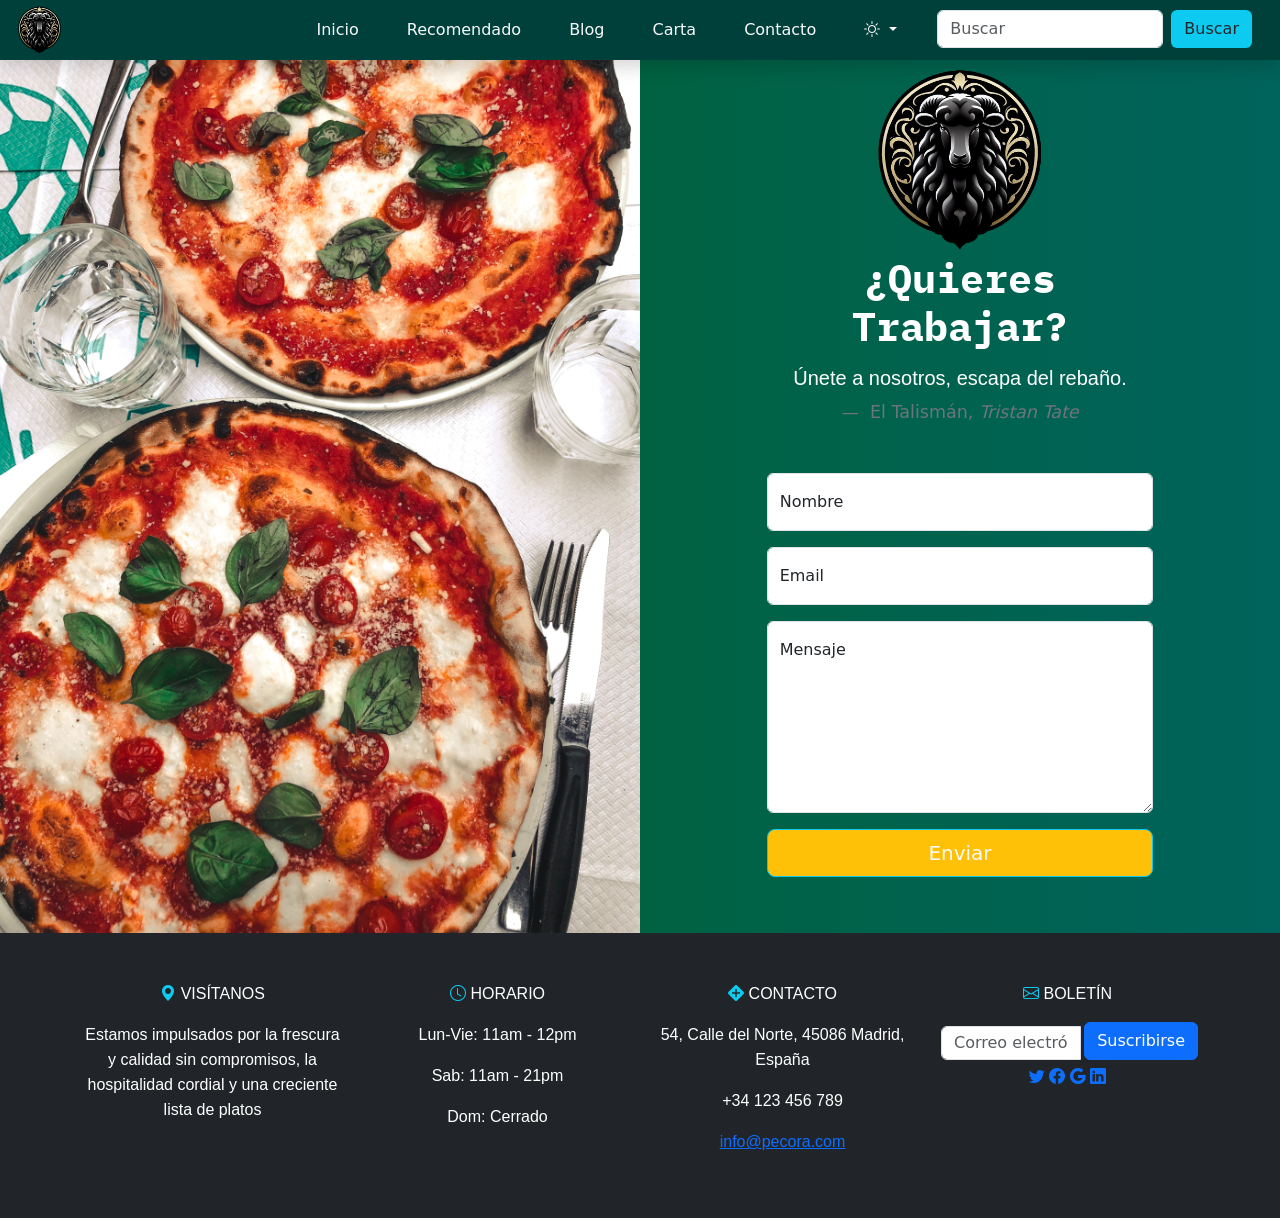
<file: pages/about.html>
<!DOCTYPE html>
<html lang="es">
	<head>
		<meta charset="UTF-8" />
		<meta name="viewport" content="width=device-width, initial-scale=1.0" />
		<title>Contacto La Pecora</title>
		<!-- Bootstrap icons-->
		<link
			rel="stylesheet"
			href="https://cdn.jsdelivr.net/npm/bootstrap-icons@1.11.1/font/bootstrap-icons.css" />
		<!-- Bootstrap CSS-->
		<link
			href="https://cdn.jsdelivr.net/npm/bootstrap@5.2.3/dist/css/bootstrap.min.css"
			rel="stylesheet"
			integrity="sha384-rbsA2VBKQhggwzxH7pPCaAqO46MgnOM80zW1RWuH61DGLwZJEdK2Kadq2F9CUG65"
			crossorigin="anonymous" />
		<!-- Bootstrap JS-->
		<script
			src="https://cdn.jsdelivr.net/npm/bootstrap@5.2.3/dist/js/bootstrap.bundle.min.js"
			integrity="sha384-kenU1KFdBIe4zVF0s0G1M5b4hcpxyD9F7jL+jjXkk+Q2h455rYXK/7HAuoJl+0I4"
			crossorigin="anonymous"></script>
		<link rel="stylesheet" href="/styles/custom.css" />
		<link
			rel="icon"
			href="../assets/designs/logotipo-pecora.png"
			type="image/x-icon" />
	</head>

	<body>
		<nav class="navbar fixed-top navbar-expand-lg navegacion shadow py-0">
			<div class="container-fluid">
				<a class="navbar-brand" href="/index.html">
					<img
						src="/assets/designs/logotipo-pecora.png"
						alt="logo"
						height="50px" />
				</a>

				<button
					class="navbar-toggler"
					type="button"
					data-bs-toggle="collapse"
					data-bs-target="#restaurant-navbar"
					aria-controls="restaurant-navbar"
					aria-expanded="false"
					aria-label="Toggle navigation">
					<span class="navbar-toggler-icon"></span>
				</button>

				<div
					class="collapse navbar-collapse justify-content-between"
					id="restaurant-navbar">
					<ul class="navbar-nav ms-auto">
						<li class="nav-item px-3">
							<a href="../index.html" class="nav-link text-light">Inicio</a>
						</li>
						<li class="nav-item px-3">
							<a
								href="../index.html#Recomendaciones"
								class="nav-link text-light"
								>Recomendado</a
							>
						</li>
						<li class="nav-item px-3">
							<a href="/pages/blog.html" class="nav-link text-light">Blog</a>
						</li>
						<li class="nav-item px-3">
							<a href="/pages/menu.html" class="nav-link text-light">Carta</a>
						</li>
						<li class="nav-item px-3">
							<a href="/pages/about.html" class="nav-link text-light"
								>Contacto</a
							>
						</li>
						<li class="nav-item dropdown px-3">
							<a
								class="nav-link dropdown-toggle text-white"
								href="#"
								id="navbarDropdown"
								role="button"
								data-bs-toggle="dropdown"
								aria-expanded="false">
								<i class="bi bi-brightness-high"></i>
							</a>
							<ul
								class="dropdown-menu dropdown-menu-sm"
								aria-labelledby="navbarDropdownMenu">
								<li>
									<a class="dropdown-item" href="#">
										<i class="bi bi-sun"></i> Modo Claro
									</a>
								</li>
								<li>
									<a class="dropdown-item" href="#">
										<i class="bi bi-moon"></i> Modo Oscuro
									</a>
								</li>
							</ul>
						</li>
						<li class="nav-item px-3">
							<form class="d-flex">
								<input
									class="form-control me-2"
									type="search"
									placeholder="Buscar"
									aria-label="Search" />
								<button class="btn bg-info" type="submit">Buscar</button>
							</form>
						</li>
					</ul>
				</div>
			</div>
		</nav>

		<div class="py-1"></div>

		<div class="container-fluid">
			<div class="row">
				<div class="d-none d-md-flex col-md-4 col-lg-6 bg-image"></div>
				<div class="col-md-8 col-lg-6">
					<div class="login d-flex align-items-center py-2">
						<div class="container">
							<div class="row">
								<div class="col-md-9 col-lg-8 mx-auto">
									<div class="container text-center mt-5">
										<img
											src="/assets/designs/logotipo-pecora.png"
											class="img-fluid"
											style="height: 190px" />
									</div>

									<div class="text-center mb-3">
										<h1 class="fw-bolder">¿Quieres Trabajar?</h1>
										<blockquote class="blockquote py-2">
											<p class="mb-0">Únete a nosotros, escapa del rebaño.</p>
											<footer class="blockquote-footer py-4">
												El Talismán,
												<cite title="Source Title">Tristan Tate</cite>
											</footer>
										</blockquote>
									</div>

									<form id="contactForm">
										<!-- nombre -->
										<div class="form-floating mb-3">
											<input
												class="form-control"
												id="name"
												type="text"
												placeholder="Nombre" />
											<label for="name" class="text-dark">Nombre</label>
										</div>

										<!-- Email -->
										<div class="form-floating mb-3">
											<input
												class="form-control"
												id="emailAddress"
												type="email"
												placeholder="Email" />
											<label for="emailAddress" class="text-dark">Email</label>
										</div>

										<!-- Mensaje -->
										<div class="form-floating mb-3">
											<textarea
												class="form-control"
												id="message"
												type="text"
												placeholder="Mensaje"
												style="height: 12rem"></textarea>
											<label for="message" class="text-dark">Mensaje</label>
										</div>

										<!-- Submit button -->
										<div class="d-grid mb-5">
											<button
												class="btn btn-warning btn-outline-info text-light btn-lg"
												id="submitButton"
												type="submit">
												Enviar
											</button>
										</div>
									</form>
									<!-- End of contact form -->
								</div>
							</div>
						</div>
					</div>
				</div>
			</div>
		</div>

		<!-- Footer-->
		<footer class="clearfix bg-dark">
			<div class="container text-center py-5">
				<div class="row">
					<div class="col-md-3 d-none d-md-block">
						<p><span class="bi bi-geo-alt-fill text-info"></span> VISÍTANOS</p>
						<p>
							Estamos impulsados por la frescura y calidad sin compromisos, la
							hospitalidad cordial y una creciente lista de platos
						</p>
					</div>
					<div class="col-md-3 d-none d-md-block">
						<p><span class="bi bi-clock text-info"></span> HORARIO</p>

						<p>Lun-Vie: 11am - 12pm</p>
						<p>Sab: 11am - 21pm</p>
						<p>Dom: Cerrado</p>
					</div>
					<div class="col-md-3">
						<p>
							<span class="bi bi-sign-intersection-fill text-info"></span>
							CONTACTO
						</p>
						<p>54, Calle del Norte, 45086 Madrid, España</p>
						<p>+34 123 456 789</p>
						<p><a href="mailto:mail@example.com">info@pecora.com</a></p>
					</div>
					<div class="col-md-3">
						<p><span class="bi bi-envelope text-info"></span> BOLETÍN</p>
						<div class="input-group">
							<input
								type="text"
								class="form-control m-1 py-1"
								placeholder="Correo electrónico..." />
							<span class="input-group-btn">
								<button class="btn btn-primary" type="button">
									Suscribirse
								</button>
							</span>
						</div>
						<p>
							<a
								class="bi bi-twitter footer-socialicon"
								target="_blank"
								href="https://twitter.com/"></a>
							<a
								class="bi bi-facebook footer-socialicon"
								target="_blank"
								href="https://www.facebook.com/"></a>
							<a
								class="bi bi-google footer-socialicon"
								target="_blank"
								href="https://www.google.com/"></a>
							<a
								class="bi bi-linkedin footer-socialicon"
								target="_blank"
								href="https://www.linkedin.com/"></a>
						</p>
					</div>
				</div>
			</div>
		</footer>
	</body>
</html>
</file>
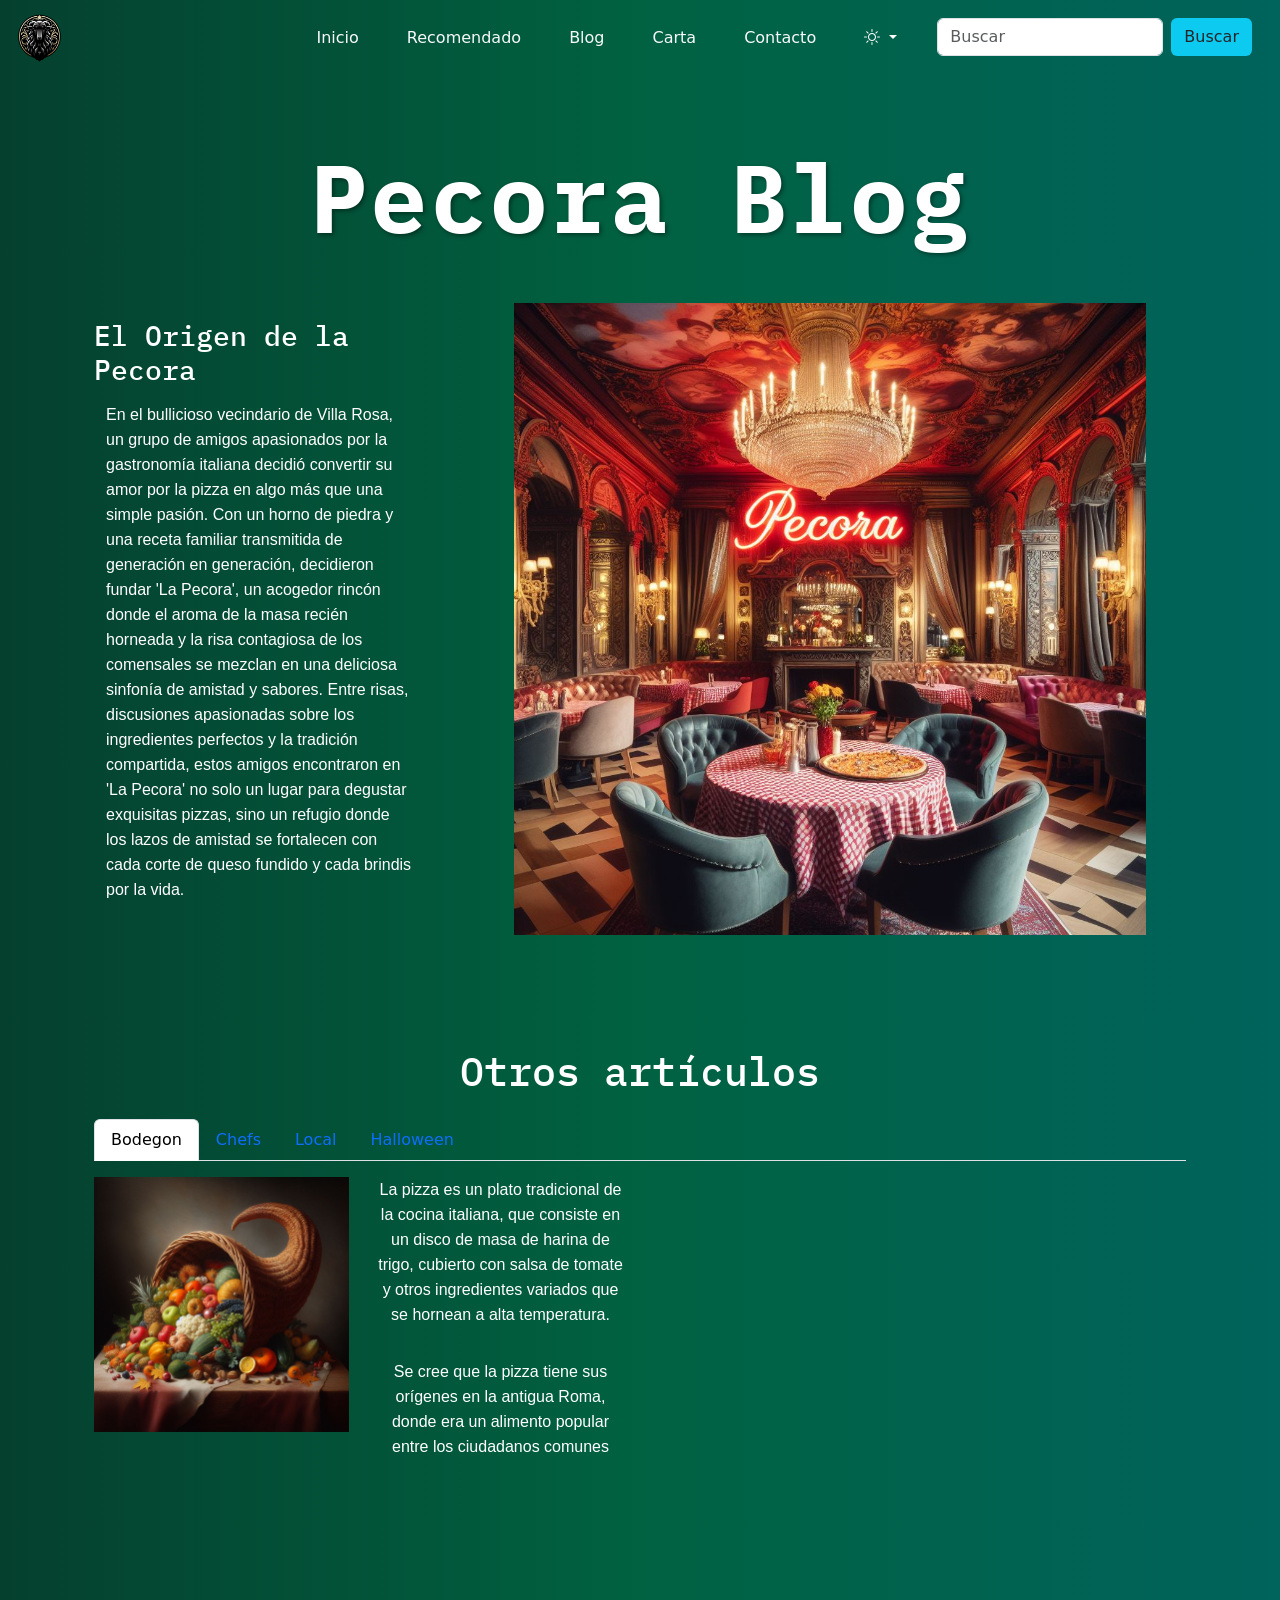
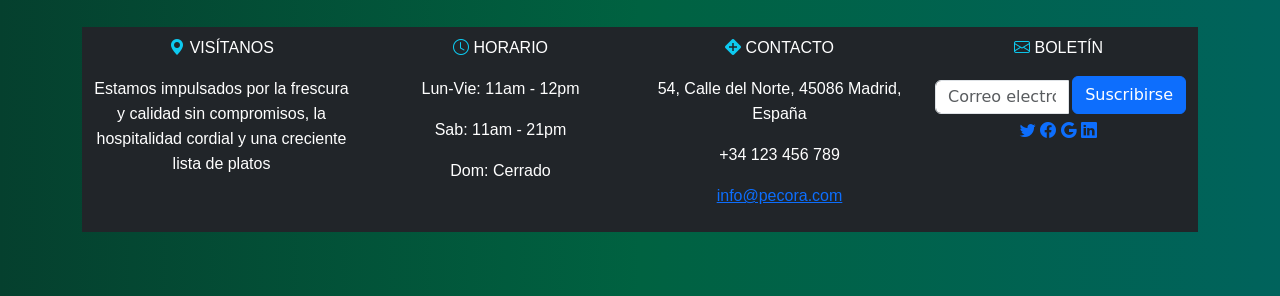
<file: pages/blog.html>
<!DOCTYPE html>
<html lang="es">
	<head>
		<meta charset="UTF-8" />
		<meta
			name="viewport"
			content="width=device-width, initial-scale=1, maximum-scale=1, user-scalable=no" />

		<title>Blog de La Pecora</title>
		<!-- Bootstrap icons-->
		<link
			rel="stylesheet"
			href="https://cdn.jsdelivr.net/npm/bootstrap-icons@1.11.1/font/bootstrap-icons.css" />
		<!-- Bootstrap CSS-->
		<link
			href="https://cdn.jsdelivr.net/npm/bootstrap@5.2.3/dist/css/bootstrap.min.css"
			rel="stylesheet"
			integrity="sha384-rbsA2VBKQhggwzxH7pPCaAqO46MgnOM80zW1RWuH61DGLwZJEdK2Kadq2F9CUG65"
			crossorigin="anonymous" />
		<!-- Bootstrap JS-->
		<script
			src="https://cdn.jsdelivr.net/npm/bootstrap@5.2.3/dist/js/bootstrap.bundle.min.js"
			integrity="sha384-kenU1KFdBIe4zVF0s0G1M5b4hcpxyD9F7jL+jjXkk+Q2h455rYXK/7HAuoJl+0I4"
			crossorigin="anonymous"></script>
		<script src="https://code.jquery.com/jquery-1.12.2.min.js"></script>
		<script src="https://stackpath.bootstrapcdn.com/bootstrap/5.1.3/js/bootstrap.min.js"></script>

		<link rel="stylesheet" href="/styles/custom.css" />
		<link
			rel="icon"
			href="../assets/designs/logotipo-pecora.png"
			type="image/x-icon" />
	</head>

	<body>
		<nav class="navbar navbar-expand-lg">
			<div class="container-fluid">
				<a class="navbar-brand" href="/index.html">
					<img
						src="/assets/designs/logotipo-pecora.png"
						alt="logo"
						height="50px" />
				</a>

				<button
					class="navbar-toggler"
					type="button"
					data-bs-toggle="collapse"
					data-bs-target="#restaurant-navbar"
					aria-controls="restaurant-navbar"
					aria-expanded="false"
					aria-label="Toggle navigation">
					<span class="navbar-toggler-icon"></span>
				</button>

				<div
					class="collapse navbar-collapse justify-content-between"
					id="restaurant-navbar">
					<ul class="navbar-nav ms-auto">
						<li class="nav-item px-3">
							<a href="../index.html" class="nav-link text-light">Inicio</a>
						</li>
						<li class="nav-item px-3">
							<a
								href="../index.html#Recomendaciones"
								class="nav-link text-light"
								>Recomendado</a
							>
						</li>
						<li class="nav-item px-3">
							<a href="/pages/blog.html" class="nav-link text-light">Blog</a>
						</li>
						<li class="nav-item px-3">
							<a href="/pages/menu.html" class="nav-link text-light">Carta</a>
						</li>
						<li class="nav-item px-3">
							<a href="/pages/about.html" class="nav-link text-light"
								>Contacto</a
							>
						</li>
						<li class="nav-item dropdown px-3">
							<a
								class="nav-link dropdown-toggle text-white"
								href="#"
								id="navbarDropdown"
								role="button"
								data-bs-toggle="dropdown"
								aria-expanded="false">
								<i class="bi bi-brightness-high"></i>
							</a>
							<ul
								class="dropdown-menu dropdown-menu-sm"
								aria-labelledby="navbarDropdownMenu">
								<li>
									<a class="dropdown-item" href="#">
										<i class="bi bi-sun"></i> Modo Claro
									</a>
								</li>
								<li>
									<a class="dropdown-item" href="#">
										<i class="bi bi-moon"></i> Modo Oscuro
									</a>
								</li>
							</ul>
						</li>
						<li class="nav-item px-3">
							<form class="d-flex">
								<input
									class="form-control me-2"
									type="search"
									placeholder="Buscar"
									aria-label="Search" />
								<button class="btn bg-info" type="submit">Buscar</button>
							</form>
						</li>
					</ul>
				</div>
			</div>
		</nav>

		<div class="container py-3 my-5">
			<!-- Principal -->
			<h1 class="my-3 fw-bold text-center texto-hero mb-5 mt-0">Pecora Blog</h1>

			<!--Row -->
			<div class="row">
				<div class="col-md-8 px-5">
					<img
						class="img-fluid mb-5 px-3"
						src="/assets/place/salon2.jpeg"
						alt="" />
				</div>

				<div class="col-md-4 order-md-first order-sm-last px-4">
					<h3 class="my-3">El Origen de la Pecora</h3>
					<p class="text-start container-fluid">
						En el bullicioso vecindario de Villa Rosa, un grupo de amigos
						apasionados por la gastronomía italiana decidió convertir su amor
						por la pizza en algo más que una simple pasión. Con un horno de
						piedra y una receta familiar transmitida de generación en
						generación, decidieron fundar 'La Pecora', un acogedor rincón donde
						el aroma de la masa recién horneada y la risa contagiosa de los
						comensales se mezclan en una deliciosa sinfonía de amistad y
						sabores. Entre risas, discusiones apasionadas sobre los ingredientes
						perfectos y la tradición compartida, estos amigos encontraron en 'La
						Pecora' no solo un lugar para degustar exquisitas pizzas, sino un
						refugio donde los lazos de amistad se fortalecen con cada corte de
						queso fundido y cada brindis por la vida.
					</p>
				</div>
			</div>
			<!-- Row -->

			<!-- Tabs Otros artículos -->

			<div class="container-fluid py-5 text-center mb-5">
				<h1 class="py-3">Otros artículos</h1>
				<ul class="nav nav-tabs" id="myTab" role="tablist">
					<li class="nav-item" role="presentation">
						<button
							class="nav-link active"
							id="home-tab"
							data-bs-toggle="tab"
							data-bs-target="#home"
							type="button"
							role="tab"
							aria-controls="home"
							aria-selected="true">
							Bodegon
						</button>
					</li>
					<li class="nav-item" role="presentation">
						<button
							class="nav-link"
							id="menu1-tab"
							data-bs-toggle="tab"
							data-bs-target="#menu1"
							type="button"
							role="tab"
							aria-controls="menu1"
							aria-selected="false">
							Chefs
						</button>
					</li>
					<li class="nav-item" role="presentation">
						<button
							class="nav-link"
							id="menu2-tab"
							data-bs-toggle="tab"
							data-bs-target="#menu2"
							type="button"
							role="tab"
							aria-controls="menu2"
							aria-selected="false">
							Local
						</button>
					</li>
					<li class="nav-item" role="presentation">
						<button
							class="nav-link"
							id="menu3-tab"
							data-bs-toggle="tab"
							data-bs-target="#menu3"
							type="button"
							role="tab"
							aria-controls="menu3"
							aria-selected="false">
							Halloween
						</button>
					</li>
				</ul>
				<div class="tab-content" id="myTabContent">
					<div
						class="tab-pane fade show active"
						id="home"
						role="tabpanel"
						aria-labelledby="home-tab">
						<div class="row">
							<div class="col-md-3 col-sm-6 mb-4">
								<a href="#">
									<img
										class="img-fluid py-3"
										src="/assets/place/bodegon.jpeg"
										alt="" />
								</a>
							</div>
							<div class="col-md-3 col-sm-6 mb-4 py-3">
								<div class="row d-flex flex-row">
									<div class="col-12 mb-3">
										<p>
											La pizza es un plato tradicional de la cocina italiana,
											que consiste en un disco de masa de harina de trigo,
											cubierto con salsa de tomate y otros ingredientes variados
											que se hornean a alta temperatura.
										</p>
									</div>
								</div>
								<div class="row d-flex flex-row">
									<div class="col-12 mb-3">
										<p>
											Se cree que la pizza tiene sus orígenes en la antigua
											Roma, donde era un alimento popular entre los ciudadanos
											comunes
										</p>
									</div>
								</div>
							</div>
						</div>
					</div>
					<div
						class="tab-pane fade"
						id="menu1"
						role="tabpanel"
						aria-labelledby="menu1-tab">
						<div class="row">
							<div class="col-md-3 col-sm-6 mb-4">
								<a href="#">
									<img
										class="img-fluid py-3"
										src="/assets/place/cheff2.jpeg"
										alt="" />
								</a>
							</div>
							<div class="col-md-3 col-sm-6 mb-4 py-3">
								<div class="row d-flex flex-row">
									<div class="col-12 mb-3">
										<p>
											La pizza es un plato tradicional de la cocina italiana,
											que consiste en un disco de masa de harina de trigo,
											cubierto con salsa de tomate y otros ingredientes variados
											que se hornean a alta temperatura.
										</p>
									</div>
								</div>
								<div class="row d-flex flex-row">
									<div class="col-12 mb-3">
										<p>
											Se cree que la pizza tiene sus orígenes en la antigua
											Roma, donde era un alimento popular entre los ciudadanos
											comunes.
										</p>
									</div>
								</div>
							</div>
						</div>
					</div>
					<div
						class="tab-pane fade"
						id="menu2"
						role="tabpanel"
						aria-labelledby="menu2-tab">
						<div class="row">
							<div class="col-md-3 col-sm-6 mb-4">
								<a href="#">
									<img
										class="img-fluid py-3"
										src="/assets/place/salon1.jpeg"
										alt="" />
								</a>
							</div>
							<div class="col-md-3 col-sm-6 mb-4 py-3">
								<div class="row d-flex flex-row">
									<div class="col-12 mb-3">
										<p>
											La pizza es un plato tradicional de la cocina italiana,
											que consiste en un disco de masa de harina de trigo,
											cubierto con salsa de tomate y otros ingredientes variados
											que se hornean a alta temperatura.
										</p>
									</div>
								</div>
								<div class="row d-flex flex-row">
									<div class="col-12 mb-3">
										<p>
											Se cree que la pizza tiene sus orígenes en la antigua
											Roma, donde era un alimento popular entre los ciudadanos
											comunes.
										</p>
									</div>
								</div>
							</div>
						</div>
					</div>
					<div
						class="tab-pane fade"
						id="menu3"
						role="tabpanel"
						aria-labelledby="menu3-tab">
						<div class="row">
							<div class="col-md-3 col-sm-6 mb-4">
								<a href="#">
									<img
										class="img-fluid py-3"
										src="/assets/place/halloween.jpeg"
										alt="" />
								</a>
							</div>
							<div class="col-md-3 col-sm-6 mb-4 py-3">
								<div class="row d-flex flex-row">
									<div class="col-12 mb-3">
										<p>
											La pizza es un plato tradicional de la cocina italiana,
											que consiste en un disco de masa de harina de trigo,
											cubierto con salsa de tomate y otros ingredientes variados
											que se hornean a alta temperatura.
										</p>
									</div>
								</div>
								<div class="row d-flex flex-row">
									<div class="col-12 mb-3">
										<p>
											Se cree que la pizza tiene sus orígenes en la antigua
											Roma, donde era un alimento popular entre los ciudadanos
											comunes.
										</p>
									</div>
								</div>
							</div>
						</div>
					</div>
				</div>
			</div>

			<!-- Row Otros artículos -->

			<!-- Footer-->
			<footer class="clearfix bg-dark">
				<div class="container text-center py-2">
					<div class="row">
						<div class="col-md-3 d-none d-md-block">
							<p>
								<span class="bi bi-geo-alt-fill text-info"></span> VISÍTANOS
							</p>
							<p>
								Estamos impulsados por la frescura y calidad sin compromisos, la
								hospitalidad cordial y una creciente lista de platos
							</p>
						</div>
						<div class="col-md-3 d-none d-md-block">
							<p><span class="bi bi-clock text-info"></span> HORARIO</p>

							<p>Lun-Vie: 11am - 12pm</p>
							<p>Sab: 11am - 21pm</p>
							<p>Dom: Cerrado</p>
						</div>
						<div class="col-md-3">
							<p>
								<span class="bi bi-sign-intersection-fill text-info"></span>
								CONTACTO
							</p>
							<p>54, Calle del Norte, 45086 Madrid, España</p>
							<p>+34 123 456 789</p>
							<p><a href="mailto:mail@example.com">info@pecora.com</a></p>
						</div>
						<div class="col-md-3">
							<p><span class="bi bi-envelope text-info"></span> BOLETÍN</p>
							<div class="input-group">
								<input
									type="text"
									class="form-control m-1 py-1"
									placeholder="Correo electrónico..." />
								<span class="input-group-btn">
									<button class="btn btn-primary" type="button">
										Suscribirse
									</button>
								</span>
							</div>
							<p>
								<a
									class="bi bi-twitter footer-socialicon"
									target="_blank"
									href="https://twitter.com/"></a>
								<a
									class="bi bi-facebook footer-socialicon"
									target="_blank"
									href="https://www.facebook.com/"></a>
								<a
									class="bi bi-google footer-socialicon"
									target="_blank"
									href="https://www.google.com/"></a>
								<a
									class="bi bi-linkedin footer-socialicon"
									target="_blank"
									href="https://www.linkedin.com/"></a>
							</p>
						</div>
					</div>
				</div>
			</footer>
		</div>
	</body>
</html>
</file>
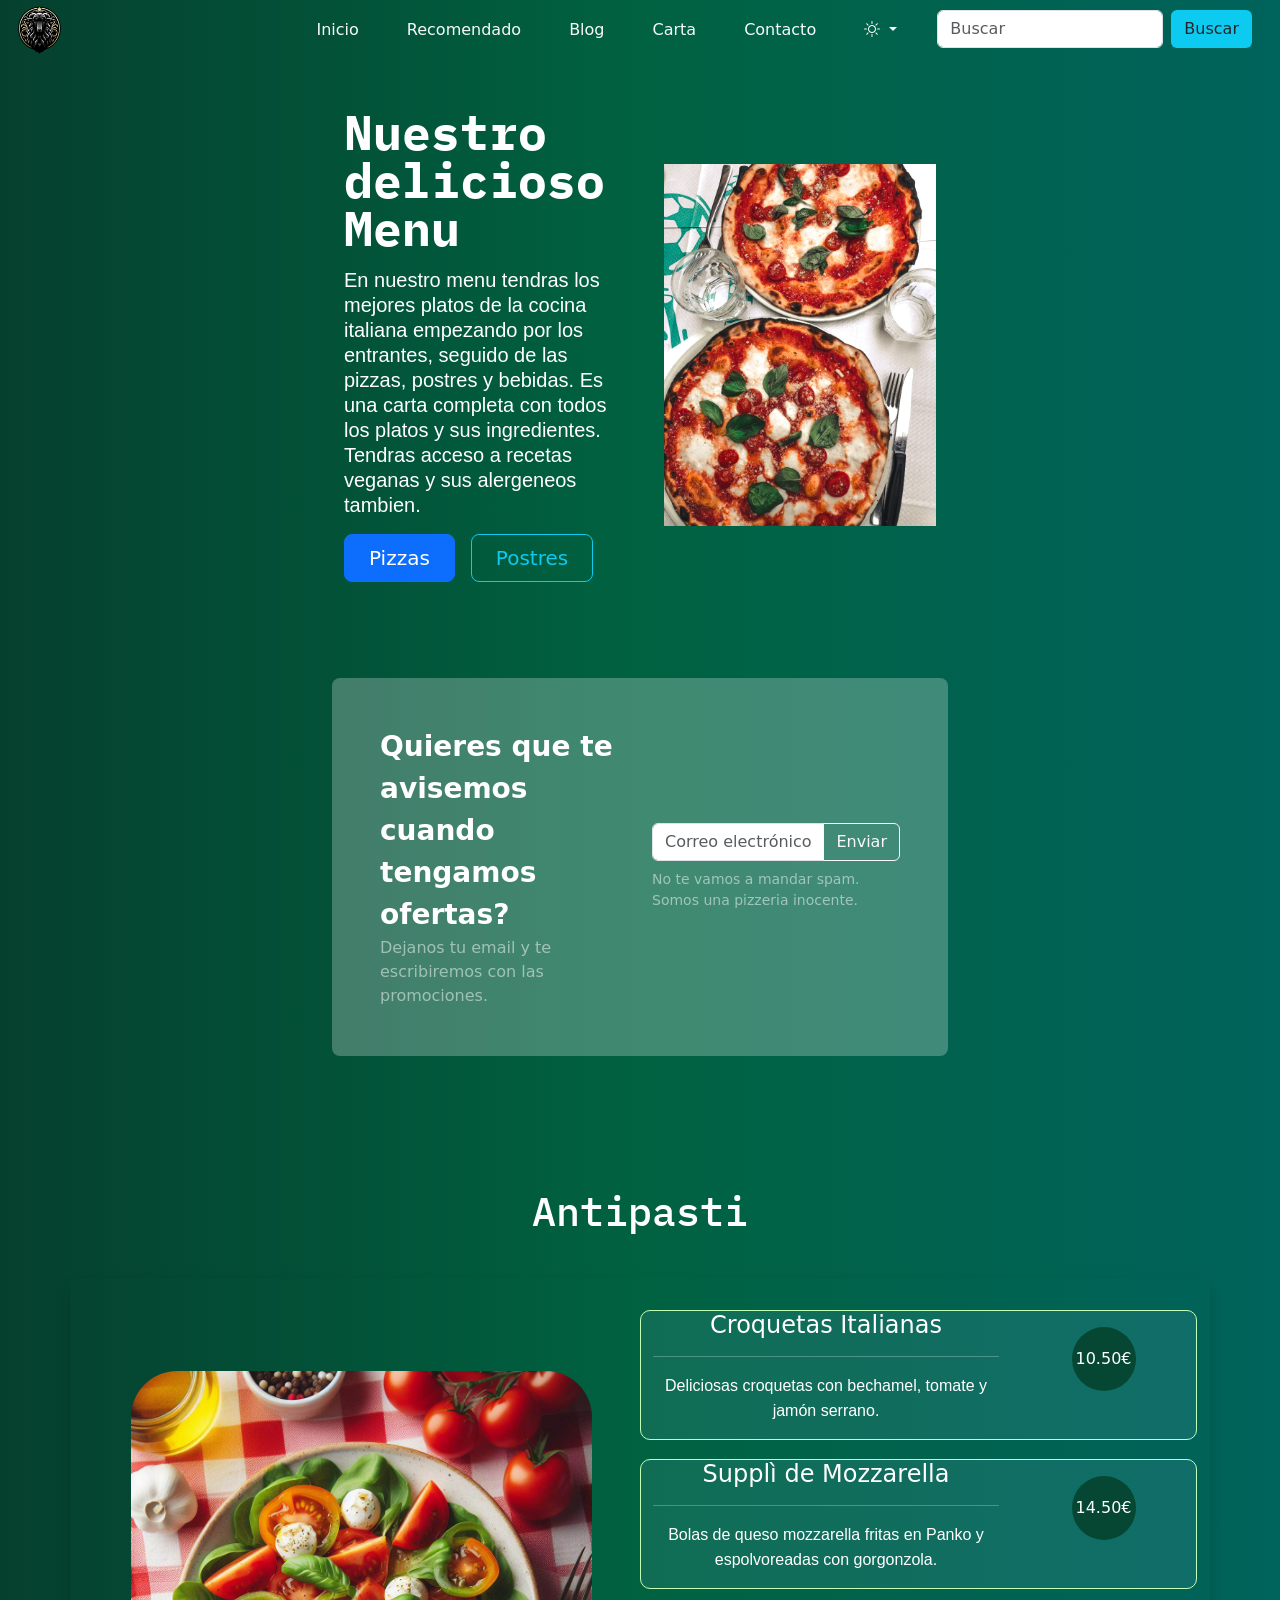
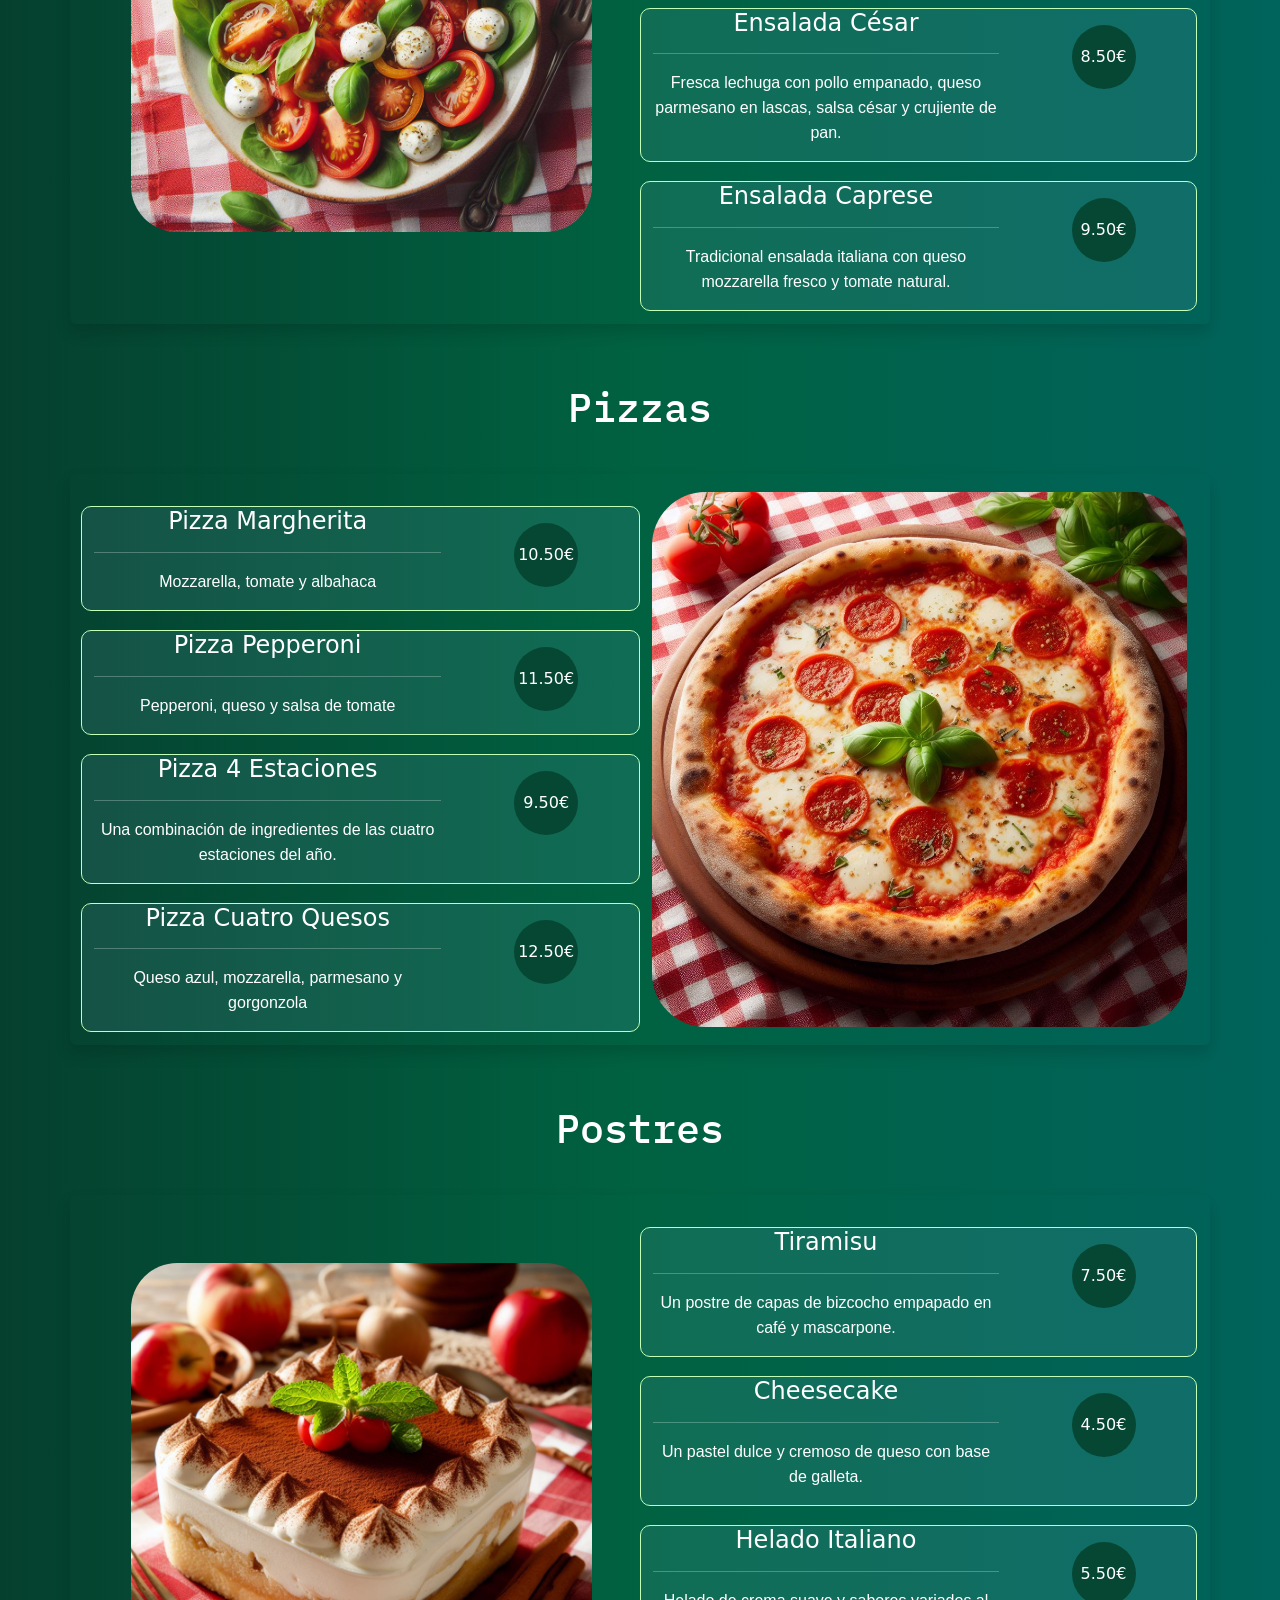
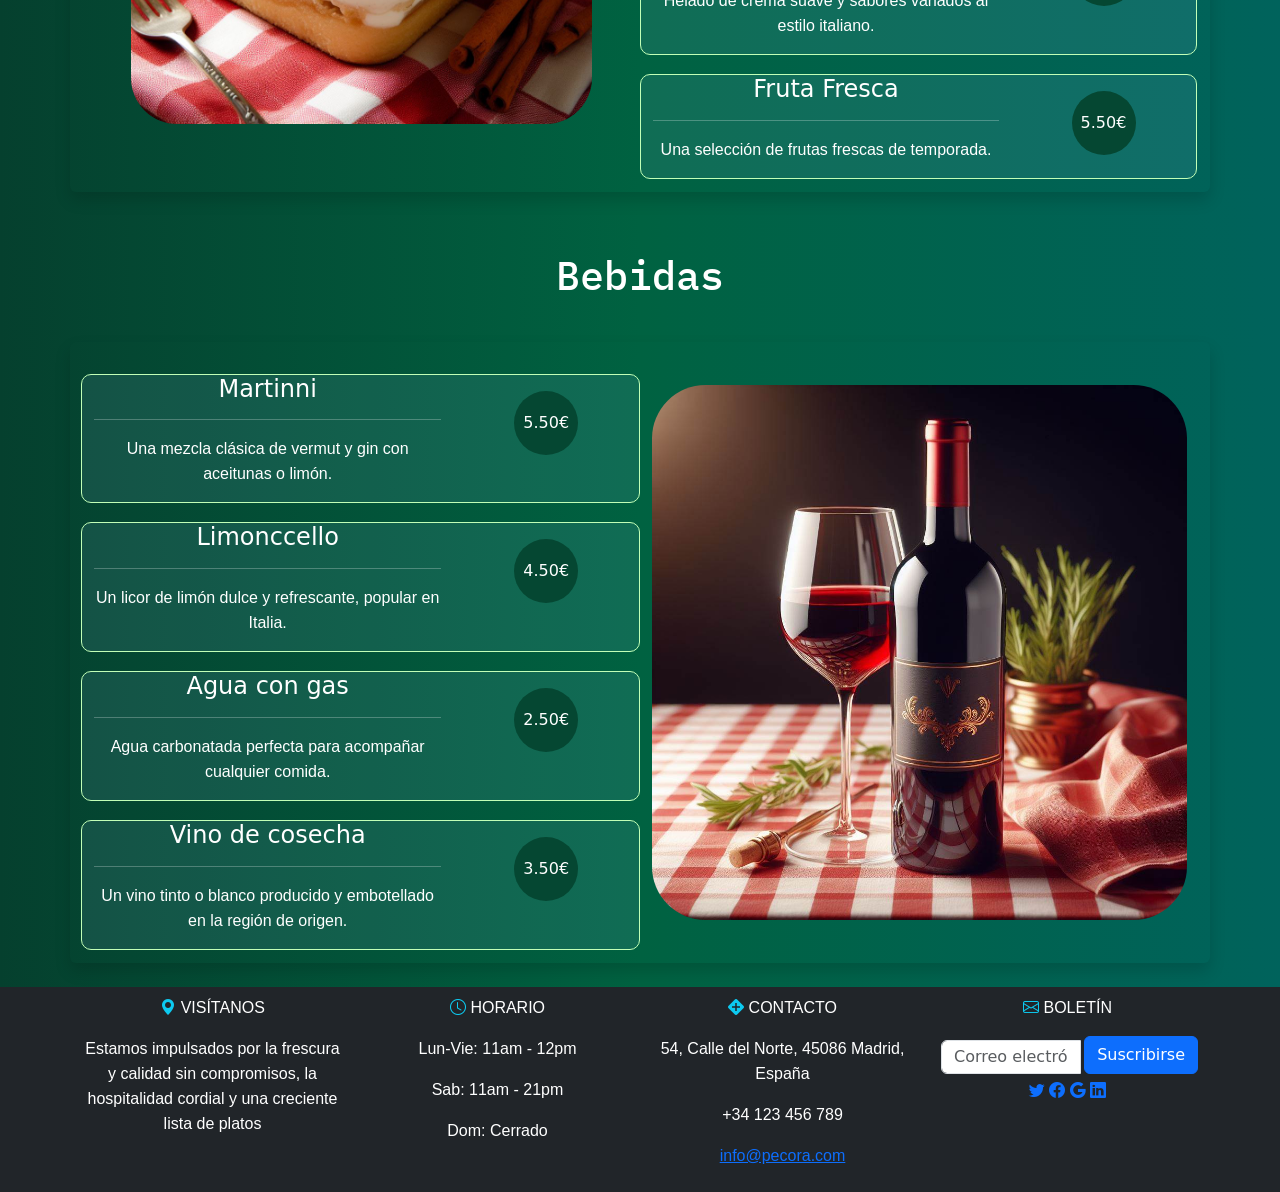
<file: pages/menu.html>
<!DOCTYPE html>
<html lang="es">
	<head>
		<meta charset="UTF-8" />
		<meta
			name="viewport"
			content="width=device-width, initial-scale=1, maximum-scale=1, user-scalable=no" />

		<title>Menú de La Pecora</title>
		<!-- Bootstrap icons-->
		<link
			rel="stylesheet"
			href="https://cdn.jsdelivr.net/npm/bootstrap-icons@1.11.1/font/bootstrap-icons.css" />
		<!-- Bootstrap CSS-->
		<link
			href="https://cdn.jsdelivr.net/npm/bootstrap@5.2.3/dist/css/bootstrap.min.css"
			rel="stylesheet"
			integrity="sha384-rbsA2VBKQhggwzxH7pPCaAqO46MgnOM80zW1RWuH61DGLwZJEdK2Kadq2F9CUG65"
			crossorigin="anonymous" />
		<!-- Bootstrap JS-->
		<script
			src="https://cdn.jsdelivr.net/npm/bootstrap@5.2.3/dist/js/bootstrap.bundle.min.js"
			integrity="sha384-kenU1KFdBIe4zVF0s0G1M5b4hcpxyD9F7jL+jjXkk+Q2h455rYXK/7HAuoJl+0I4"
			crossorigin="anonymous"></script>
		<link rel="stylesheet" href="/styles/custom.css" />
		<link
			rel="icon"
			href="../assets/designs/logotipo-pecora.png"
			type="image/x-icon" />
	</head>

	<body>
		<nav class="navbar navbar-expand-lg bg-transparent py-0">
			<div class="container-fluid">
				<a class="navbar-brand" href="/index.html">
					<img
						src="/assets/designs/logotipo-pecora.png"
						alt="logo"
						height="50px" />
				</a>

				<button
					class="navbar-toggler"
					type="button"
					data-bs-toggle="collapse"
					data-bs-target="#restaurant-navbar"
					aria-controls="restaurant-navbar"
					aria-expanded="false"
					aria-label="Toggle navigation">
					<span class="navbar-toggler-icon"></span>
				</button>

				<div
					class="collapse navbar-collapse justify-content-between"
					id="restaurant-navbar">
					<ul class="navbar-nav ms-auto">
						<li class="nav-item px-3">
							<a href="../index.html" class="nav-link text-light">Inicio</a>
						</li>
						<li class="nav-item px-3">
							<a
								href="../index.html#Recomendaciones"
								class="nav-link text-light"
								>Recomendado</a
							>
						</li>
						<li class="nav-item px-3">
							<a href="/pages/blog.html" class="nav-link text-light">Blog</a>
						</li>
						<li class="nav-item px-3">
							<a href="/pages/menu.html" class="nav-link text-light">Carta</a>
						</li>
						<li class="nav-item px-3">
							<a href="/pages/about.html" class="nav-link text-light"
								>Contacto</a
							>
						</li>
						<li class="nav-item dropdown px-3">
							<a
								class="nav-link dropdown-toggle text-white"
								href="#"
								id="navbarDropdown"
								role="button"
								data-bs-toggle="dropdown"
								aria-expanded="false">
								<i class="bi bi-brightness-high"></i>
							</a>
							<ul
								class="dropdown-menu dropdown-menu-sm"
								aria-labelledby="navbarDropdownMenu">
								<li>
									<a class="dropdown-item" href="#">
										<i class="bi bi-sun"></i> Modo Claro
									</a>
								</li>
								<li>
									<a class="dropdown-item" href="#">
										<i class="bi bi-moon"></i> Modo Oscuro
									</a>
								</li>
							</ul>
						</li>
						<li class="nav-item px-3">
							<form class="d-flex">
								<input
									class="form-control me-2"
									type="search"
									placeholder="Buscar"
									aria-label="Search" />
								<button class="btn bg-info" type="submit">Buscar</button>
							</form>
						</li>
					</ul>
				</div>
			</div>
		</nav>

		<div
			class="col-12 col-sm-10 col-md-8 col-lg-6 col-xl-6 col-xxl-8 mx-auto px-4 overflow-hidden">
			<div class="row flex-lg-row-reverse align-items-center g-5 py-5">
				<div class="col-10 col-sm-8 col-lg-6">
					<img
						src="/assets/stock/vertical-pizzas.jpg"
						class="d-block mx-lg-auto img-fluid" />
				</div>
				<div class="col-lg-6">
					<h1 class="display-5 fw-bold lh-1 mb-3">Nuestro delicioso Menu</h1>
					<p class="lead">
						En nuestro menu tendras los mejores platos de la cocina italiana
						empezando por los entrantes, seguido de las pizzas, postres y
						bebidas. Es una carta completa con todos los platos y sus
						ingredientes. Tendras acceso a recetas veganas y sus alergeneos
						tambien.
					</p>
					<div class="d-grid gap-2 d-md-flex justify-content-md-start">
						<a href="#pizzas" class="btn btn-primary btn-lg px-4 me-md-2"
							>Pizzas</a
						>
						<a href="#postres" class="btn btn-outline-info btn-lg px-4"
							>Postres</a
						>
					</div>
				</div>
				<div class="container py-5 d-none d-sm-block">
					<aside class="bg-opacity-25 bg-body rounded-3 p-4 p-sm-5 mt-5">
						<div
							class="d-flex align-items-center justify-content-between flex-column flex-xl-row text-center text-xl-start">
							<div class="mb-4 mb-xl-0 w-100">
								<div class="fs-3 fw-bold text-white">
									Quieres que te avisemos cuando tengamos ofertas?
								</div>
								<div class="text-white-50">
									Dejanos tu email y te escribiremos con las promociones.
								</div>
							</div>
							<div class="ms-xl-4 w-100">
								<div class="input-group mb-2">
									<input
										class="form-control w-90"
										type="text"
										placeholder="Correo electrónico..." />
									<button
										class="btn btn-outline-light"
										id="button-newsletter"
										type="button">
										Enviar
									</button>
								</div>
								<div class="small text-white-50">
									No te vamos a mandar spam. Somos una pizzeria inocente.
								</div>
							</div>
						</div>
					</aside>
				</div>
			</div>
		</div>
		<br />

		<!-- Menu -->
		<div class="container-menu style_featured" id="menu">
			<div class="container">
				<div class="page-header" id="entrantes">
					<h1 class="text-center text-white">Antipasti</h1>
					<br />
				</div>
				<div
					class="row align-items-center style_menu_item shadow rounded-2 border-3">
					<div class="col-md-6 text-center px-5">
						<img
							src="/assets/entrantes/ensalada.jpeg"
							style="border-radius: 10%"
							class="img-fluid"
							alt="Antipasti Image" />
						<br />
					</div>
					<div class="col-md-6">
						<div class="row menu-dish">
							<div class="col-8">
								<h4>Croquetas Italianas</h4>
								<hr />
								<p>
									Deliciosas croquetas con bechamel, tomate y jamón serrano.
								</p>
							</div>
							<div class="col-4 menu-price py-3">
								<span class="price-circle text-center">10.50€</span>
							</div>
						</div>
						<div class="row menu-dish">
							<div class="col-8">
								<h4>Supplì de Mozzarella</h4>
								<hr />
								<p>
									Bolas de queso mozzarella fritas en Panko y espolvoreadas con
									gorgonzola.
								</p>
							</div>
							<div class="col-4 menu-price py-3">
								<span class="price-circle text-center">14.50€</span>
							</div>
						</div>
						<div class="row menu-dish">
							<div class="col-8">
								<h4>Ensalada César</h4>
								<hr />
								<p>
									Fresca lechuga con pollo empanado, queso parmesano en lascas,
									salsa césar y crujiente de pan.
								</p>
							</div>
							<div class="col-4 menu-price py-3">
								<span class="price-circle text-center">8.50€</span>
							</div>
						</div>
						<div class="row menu-dish">
							<div class="col-8">
								<h4>Ensalada Caprese</h4>
								<hr />
								<p>
									Tradicional ensalada italiana con queso mozzarella fresco y
									tomate natural.
								</p>
							</div>
							<div class="col-4 menu-price py-3">
								<span class="price-circle text-center">9.50€</span>
							</div>
						</div>
					</div>
				</div>
			</div>

			<!-- Nuevo elemento del menu -->

			<br /><br />
			<div class="container">
				<div class="page-header" id="pizzas">
					<h1 class="text-center text-white">Pizzas</h1>
					<br />
				</div>
				<div
					class="row align-items-center px-2 style_menu_item shadow rounded-2 border-3">
					<div class="col-md-6 order-md-last text-center">
						<img
							src="/assets/pizzas/piza-fake.jpeg"
							style="border-radius: 10%"
							class="img-fluid"
							alt="Pizza Image" />
						<br />
					</div>
					<div class="col-md-6 order-md-first">
						<div class="row menu-dish">
							<div class="col-8">
								<h4>Pizza Margherita</h4>
								<hr />
								<p>Mozzarella, tomate y albahaca</p>
							</div>
							<div class="col-4 menu-price py-3">
								<span class="price-circle text-center">10.50€</span>
							</div>
						</div>
						<div class="row menu-dish">
							<div class="col-8">
								<h4>Pizza Pepperoni</h4>
								<hr />
								<p>Pepperoni, queso y salsa de tomate</p>
							</div>
							<div class="col-4 menu-price py-3">
								<span class="price-circle text-center">11.50€</span>
							</div>
						</div>
						<div class="row menu-dish">
							<div class="col-8">
								<h4>Pizza 4 Estaciones</h4>
								<hr />
								<p>
									Una combinación de ingredientes de las cuatro estaciones del
									año.
								</p>
							</div>
							<div class="col-4 menu-price py-3">
								<span class="price-circle text-center">9.50€</span>
							</div>
						</div>
						<div class="row menu-dish">
							<div class="col-8">
								<h4>Pizza Cuatro Quesos</h4>
								<hr />
								<p>Queso azul, mozzarella, parmesano y gorgonzola</p>
							</div>
							<div class="col-4 menu-price py-3">
								<span class="price-circle text-center">12.50€</span>
							</div>
						</div>
					</div>
				</div>
			</div>

			<br />

			<!-- Nuevo elemento del menu -->

			<div class="container">
				<div class="page-header" id="postres">
					<br />
					<h1 class="text-center text-white">Postres</h1>
					<br />
				</div>
				<div
					class="row align-items-center style_menu_item shadow rounded-2 border-3">
					<div class="col-md-6 text-center px-5">
						<img
							src="/assets/postres/tiramisu3.jpeg"
							style="border-radius: 10%"
							class="img-fluid"
							alt="Tiramisu Image" />
						<br />
					</div>
					<div class="col-md-6">
						<div class="row menu-dish">
							<div class="col-8">
								<h4>Tiramisu</h4>
								<hr />
								<p>
									Un postre de capas de bizcocho empapado en café y mascarpone.
								</p>
							</div>
							<div class="col-4 menu-price py-3">
								<span class="price-circle text-center">7.50€</span>
							</div>
						</div>
						<div class="row menu-dish">
							<div class="col-8">
								<h4>Cheesecake</h4>
								<hr />
								<p>Un pastel dulce y cremoso de queso con base de galleta.</p>
							</div>
							<div class="col-4 menu-price py-3">
								<span class="price-circle text-center">4.50€</span>
							</div>
						</div>
						<div class="row menu-dish">
							<div class="col-8">
								<h4>Helado Italiano</h4>
								<hr />
								<p>
									Helado de crema suave y sabores variados al estilo italiano.
								</p>
							</div>
							<div class="col-4 menu-price py-3">
								<span class="price-circle text-center">5.50€</span>
							</div>
						</div>
						<div class="row menu-dish">
							<div class="col-8">
								<h4>Fruta Fresca</h4>
								<hr />
								<p>Una selección de frutas frescas de temporada.</p>
							</div>
							<div class="col-4 menu-price py-3">
								<span class="price-circle text-center">5.50€</span>
							</div>
						</div>
					</div>
				</div>
			</div>

			<!-- Nuevo elemento del menu -->

			<br /><br />
			<div class="container">
				<div class="page-header" id="bebidas">
					<h1 class="text-center text-white">Bebidas</h1>
					<br />
				</div>
				<div
					class="row align-items-center px-2 style_menu_item shadow rounded-2 border-3">
					<div class="col-md-6 order-md-last text-center">
						<img
							src="/assets/entrantes/vino-italiano.jpeg"
							style="border-radius: 10%"
							class="img-fluid"
							alt="Bebidas Image" />
						<br />
					</div>
					<div class="col-md-6 order-md-first">
						<div class="row menu-dish">
							<div class="col-8">
								<h4>Martinni</h4>
								<hr />
								<p>Una mezcla clásica de vermut y gin con aceitunas o limón.</p>
							</div>
							<div class="col-4 menu-price py-3">
								<span class="price-circle text-center">5.50€</span>
							</div>
						</div>
						<div class="row menu-dish">
							<div class="col-8">
								<h4>Limonccello</h4>
								<hr />
								<p>Un licor de limón dulce y refrescante, popular en Italia.</p>
							</div>
							<div class="col-4 menu-price py-3">
								<span class="price-circle text-center">4.50€</span>
							</div>
						</div>
						<div class="row menu-dish">
							<div class="col-8">
								<h4>Agua con gas</h4>
								<hr />
								<p>
									Agua carbonatada perfecta para acompañar cualquier comida.
								</p>
							</div>
							<div class="col-4 menu-price py-3">
								<span class="price-circle text-center">2.50€</span>
							</div>
						</div>
						<div class="row menu-dish">
							<div class="col-8">
								<h4>Vino de cosecha</h4>
								<hr />
								<p>
									Un vino tinto o blanco producido y embotellado en la región de
									origen.
								</p>
							</div>
							<div class="col-4 menu-price py-3">
								<span class="price-circle text-center">3.50€</span>
							</div>
						</div>
					</div>
				</div>
			</div>

			<br />
		</div>

		<!-- Footer-->
		<footer class="clearfix bg-dark">
			<div class="container text-center py-2">
				<div class="row">
					<div class="col-md-3 d-none d-md-block">
						<p><span class="bi bi-geo-alt-fill text-info"></span> VISÍTANOS</p>
						<p>
							Estamos impulsados por la frescura y calidad sin compromisos, la
							hospitalidad cordial y una creciente lista de platos
						</p>
					</div>
					<div class="col-md-3 d-none d-md-block">
						<p><span class="bi bi-clock text-info"></span> HORARIO</p>

						<p>Lun-Vie: 11am - 12pm</p>
						<p>Sab: 11am - 21pm</p>
						<p>Dom: Cerrado</p>
					</div>
					<div class="col-md-3">
						<p>
							<span class="bi bi-sign-intersection-fill text-info"></span>
							CONTACTO
						</p>
						<p>54, Calle del Norte, 45086 Madrid, España</p>
						<p>+34 123 456 789</p>
						<p><a href="mailto:mail@example.com">info@pecora.com</a></p>
					</div>
					<div class="col-md-3">
						<p><span class="bi bi-envelope text-info"></span> BOLETÍN</p>
						<div class="input-group">
							<input
								type="text"
								class="form-control m-1 py-1"
								placeholder="Correo electrónico..." />
							<span class="input-group-btn">
								<button class="btn btn-primary" type="button">
									Suscribirse
								</button>
							</span>
						</div>
						<p>
							<a
								class="bi bi-twitter footer-socialicon"
								target="_blank"
								href="https://twitter.com/"></a>
							<a
								class="bi bi-facebook footer-socialicon"
								target="_blank"
								href="https://www.facebook.com/"></a>
							<a
								class="bi bi-google footer-socialicon"
								target="_blank"
								href="https://www.google.com/"></a>
							<a
								class="bi bi-linkedin footer-socialicon"
								target="_blank"
								href="https://www.linkedin.com/"></a>
						</p>
					</div>
				</div>
			</div>
		</footer>
	</body>
</html>
</file>
<file: styles/custom.css>
/*Fuentes de texto*/
@import url("https://fonts.googleapis.com/css2?family=IBM+Plex+Mono&display=swap");

h1,
h2,
h3 {
	font-family: "IBM Plex Mono", monospace;
}

@import url("https://fonts.googleapis.com/css2?family=Tilt+Neon&display=swap");

p {
	font-family: "Tilt Neon", sans-serif;
	line-height: 25px;
}

html,
body {
	margin: 0;
	padding: 0;
}

/*Color Body*/
body {
	background: rgb(3, 29, 21);
	background: linear-gradient(
		90deg,
		rgb(5, 64, 46) 0%,
		rgba(0, 98, 65, 1) 50%,
		rgba(0, 99, 92, 1) 100%
	);
	color: white;
}

/*Texto Header*/
.texto-hero {
	font-size: 6rem;
	font-weight: 600;
	color: #ffffff; /* Color personalizado */
	text-shadow: 2px 2px 4px rgba(0, 0, 0, 0.4); /* Sombra del texto */
	letter-spacing: 2px; /* Espaciado entre letras */
	line-height: 1.2; /* Altura de línea para mejorar la legibilidad */
}

/*Imagen y degradado header*/
.hero-header {
	background: linear-gradient(rgba(15, 23, 43, 0.5), rgba(15, 23, 43, 0.9)),
		url(/assets/stock/header2.jpg);
	background-position: center center;
	background-repeat: no-repeat;
	background-size: cover;
	height: 80vh;
}

/*Colores nav*/
.navegacion {
	background: rgb(3, 29, 21);
	background: linear-gradient(
		90deg,
		rgb(0, 64, 59) 100%,
		rgb(12, 38, 29) 50%,
		rgb(0, 64, 59) 100%
	);
	color: white;
}
/*Colores footer*/
.footer-comun {
	background: rgb(3, 29, 21);
	background: linear-gradient(
		90deg,
		rgb(2, 26, 24) 100%,
		rgb(12, 38, 29) 50%,
		rgb(0, 64, 59) 100%
	);
	color: white;
}

/*Cabecera pagina carta*/
.bg-image {
	background-image: url(/assets/stock/vertical-pizzas.jpg);
	background-size: cover;
	background-position: center;
}

/*Imagenes delivery*/
.moving-image {
	max-width: 100px;
	height: auto;
}

/*iconos reviews*/
.review-thumbnail {
	border-radius: 50%;
	width: 150px;
	height: 150px;
	object-fit: cover;
	box-shadow: 0 4px 8px rgba(0, 0, 0, 0.1);
	transition: transform 0.3s;
}

/*animacion hover*/
.review-thumbnail:hover {
	transform: scale(1.1);
}

/*animacion hover*/
.style_featured {
	text-align: center;
}
.style_featured > div > div {
	padding: 10px;
	border: 1px solid transparent;
	border-radius: 4px;
	transition: 0.5s;
}
.style_featured > div:hover > div {
	margin-top: +19px;
	border: 1px solid rgb(202, 249, 196);
	box-shadow: rgba(0, 0, 0, 0.1) 0px 9px 9px 9px;
	background: rgba(153, 200, 250, 0.1);
	transition: 1s;
}

.style_menu_item > div > div {
	margin-top: +19px;
	border: 1px solid rgb(194, 255, 183);
	background: rgba(153, 200, 250, 0.1);
	border-radius: 10px;
}

/*circulo precios*/
.container-menu .price-circle {
	width: 64px;
	height: 64px;
	line-height: 64px;
	border-radius: 50%;
	color: #fff;
	background-color: #054732;
	vertical-align: middle;
	display: inline-block;
}
/*animacion hover*/

/*Reviews Section*/
section {
	display: grid;
	place-items: center;
	height: 100vh;
}
.section-header {
	position: relative;
	padding-bottom: 10px;
	text-align: center;
	font-weight: 900;
	padding-bottom: 25px;
	color: #fff;
}
.section-header:after {
	content: "";
	height: 3px;
	width: 200px;
	position: absolute;
	bottom: 0;
	left: calc(50% - 100px);
	background: #fff;
}

.testimonials {
	max-width: 1000px;
	padding: 0 15px 50px;
	margin: 0 auto 80px auto;
}
.single-item {
	background: #fff;
	color: #111;
	padding: 15px;
	margin: 50px 15px;
}
.profile {
	margin-bottom: 30px;
	text-align: center;
}
.img-area img {
	height: 200px;
	width: 200px;
	border-radius: 50%;
	border: 7px solid rgb(1, 135, 77);
}
.content {
	font-size: 18px;
}
.content p {
	text-align: justify;
}
.content p span {
	font-size: 48px;
	margin-right: 20px;
	color: rgb(255, 219, 14);
}
.socials i {
	margin-right: 25px;
}
.carousel-control-next-icon,
.carousel-control-prev-icon {
	background-color: rgb(15, 36, 23);
}
</file>
